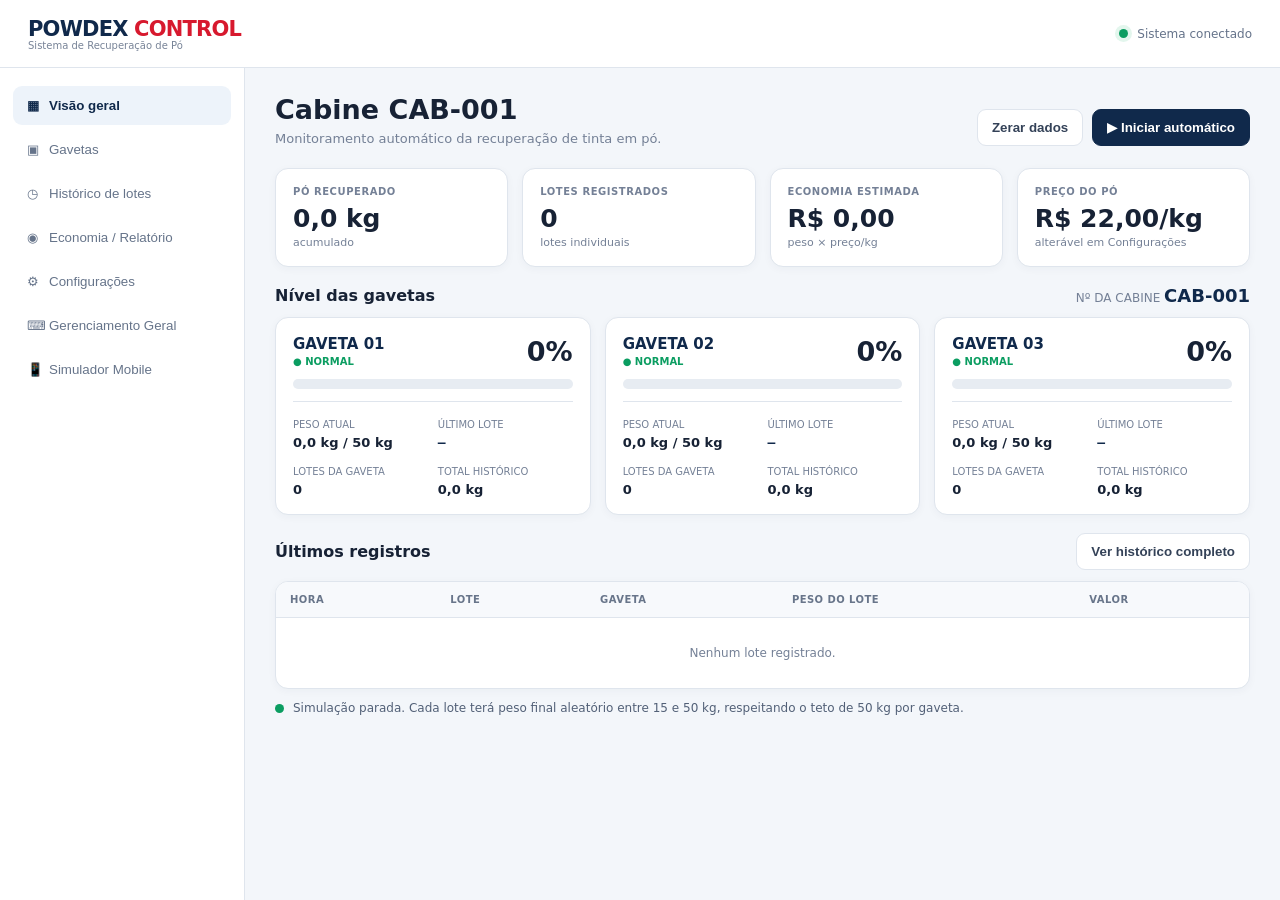
<file: powdex_control_simulador_mobile.html>
<!doctype html>
<html lang="pt-BR">
<head>
<meta charset="utf-8">
<meta name="viewport" content="width=device-width,initial-scale=1">
<title>POWDEX CONTROL</title>
<style>
:root{--navy:#10294b;--blue:#173b6b;--red:#d7192e;--green:#0b9d61;--yellow:#e5a719;--bg:#f3f6fa;--card:#fff;--text:#172235;--muted:#748096;--line:#dfe5ed}
*{box-sizing:border-box}body{margin:0;background:var(--bg);color:var(--text);font-family:Inter,system-ui,-apple-system,Segoe UI,Roboto,Arial,sans-serif}.app{min-height:100vh}
.topbar{height:68px;background:#fff;border-bottom:1px solid var(--line);display:flex;align-items:center;justify-content:space-between;padding:0 28px;position:sticky;top:0;z-index:20}.brand{font-weight:900;font-size:21px;color:var(--navy);letter-spacing:-.8px}.brand span{color:var(--red)}.subtitle{font-size:10px;font-weight:500;color:#778397;letter-spacing:0;margin-top:-1px}.online{font-size:12px;color:#65738a;display:flex;gap:9px;align-items:center}.dot{width:9px;height:9px;background:var(--green);border-radius:50%;box-shadow:0 0 0 4px #e3f6ed}
.layout{display:grid;grid-template-columns:245px 1fr;max-width:1500px;margin:auto}.sidebar{min-height:calc(100vh - 68px);background:#fff;border-right:1px solid var(--line);padding:18px 13px}.navbtn{display:block;width:100%;border:0;background:none;text-align:left;color:#66748a;padding:12px 14px;border-radius:9px;margin-bottom:5px;cursor:pointer}.navbtn:hover,.navbtn.active{background:#edf3fa;color:var(--navy);font-weight:800}.navicon{display:inline-block;width:22px}
.main{padding:26px 30px 50px}.page{display:none}.page.active{display:block}.head{display:flex;justify-content:space-between;align-items:flex-end;gap:18px;margin-bottom:22px}.head h1{margin:0;font-size:27px}.head p{margin:6px 0 0;color:var(--muted);font-size:13px}.actions{display:flex;gap:9px}.btn{border:1px solid var(--line);background:#fff;border-radius:9px;padding:10px 14px;cursor:pointer;font-weight:750;color:#344258}.btn.primary{background:var(--navy);border-color:var(--navy);color:#fff}.btn.red{background:var(--red);border-color:var(--red);color:#fff}.btn.green{background:var(--green);border-color:var(--green);color:#fff}
.grid{display:grid;grid-template-columns:repeat(4,1fr);gap:14px}.card{background:var(--card);border:1px solid var(--line);border-radius:13px;padding:17px;box-shadow:0 2px 8px #152b4b0a}.kpi .label{font-size:10px;text-transform:uppercase;letter-spacing:.55px;font-weight:850;color:var(--muted)}.kpi .value{font-size:25px;font-weight:900;margin-top:7px}.kpi .small{font-size:11px;color:var(--muted);margin-top:3px}
.section{margin-top:18px}.section-title{display:flex;justify-content:space-between;align-items:center;margin-bottom:11px;gap:10px}.section-title h2{margin:0;font-size:16px}.badge{font-size:10px;padding:4px 8px;border-radius:20px;font-weight:850;background:#e8f7f0;color:var(--green)}.badge.warn{background:#fff4d9;color:#9b6b00}.badge.red{background:#ffe7ea;color:var(--red)}
.drawers{display:grid;grid-template-columns:repeat(3,1fr);gap:14px}.drawer .top{display:flex;justify-content:space-between;align-items:center}.drawer-id{font-weight:900;color:var(--navy);font-size:15px}.percent{font-weight:900;font-size:27px}.status{font-size:10px;font-weight:850;margin-top:3px}.normal{color:var(--green)}.attention{color:#ad7800}.full{color:var(--red)}.bar{height:10px;background:#e7ecf2;border-radius:99px;overflow:hidden;margin:12px 0}.fill{height:100%;border-radius:99px;transition:width 1.05s cubic-bezier(.22,1,.36,1);will-change:width;position:relative;overflow:hidden}.fill:after{content:'';position:absolute;inset:0;background:linear-gradient(90deg,transparent,rgba(255,255,255,.22),transparent);transform:translateX(-100%);animation:shine 2.4s ease-in-out infinite}@keyframes shine{0%,45%{transform:translateX(-100%)}75%,100%{transform:translateX(100%)}}.fill.normal{background:var(--green)}.fill.attention{background:var(--yellow)}.fill.full{background:var(--red)}.meta{display:grid;grid-template-columns:1fr 1fr;gap:10px;border-top:1px solid var(--line);padding-top:11px}.meta small{font-size:10px;color:var(--muted)}.meta b{display:block;font-size:13px;margin-top:3px}.lot{font-family:ui-monospace,SFMono-Regular,Menlo,monospace;color:var(--navy);font-size:11px}
.table-card{padding:0;overflow:hidden}.table-wrap{overflow:auto}table{width:100%;border-collapse:collapse;font-size:12px}th,td{text-align:left;padding:12px 14px;border-bottom:1px solid var(--line);white-space:nowrap}th{background:#f7f9fc;color:#68758a;font-size:10px;text-transform:uppercase;letter-spacing:.45px}tr:last-child td{border-bottom:0}.empty{text-align:center;color:var(--muted);padding:28px}
.formgrid{display:grid;grid-template-columns:repeat(2,1fr);gap:14px}.field label{display:block;font-size:10px;text-transform:uppercase;font-weight:850;color:var(--muted)}.field input,.field select{width:100%;margin-top:6px;border:1px solid var(--line);border-radius:8px;padding:10px;background:#fff;outline:none}.field input:focus{border-color:#9db2ce}.help{font-size:11px;color:var(--muted);line-height:1.5}
.reportgrid{display:grid;grid-template-columns:1fr 1fr;gap:14px}.report-big{font-size:32px;font-weight:900;color:var(--navy);margin:4px 0}.report-row{display:flex;justify-content:space-between;padding:10px 0;border-bottom:1px solid var(--line);font-size:12px}.report-row:last-child{border-bottom:0}.report-row strong{font-size:13px}
.live{margin-top:12px;display:flex;gap:9px;align-items:center;font-size:12px;color:#526077}.pulse{width:9px;height:9px;border-radius:50%;background:var(--green);animation:pulse 1.1s infinite}@keyframes pulse{50%{opacity:.3;transform:scale(.75)}}
.note{font-size:11px;color:#8490a1;margin-top:14px;line-height:1.5}.cabinfo{font-size:12px;color:var(--muted)}.cabinfo b{font-size:18px;color:var(--navy)}
.toast{position:fixed;right:20px;bottom:20px;background:#10294b;color:white;padding:12px 16px;border-radius:9px;font-size:12px;box-shadow:0 5px 20px #0002;display:none;z-index:50}.toast.show{display:block}
@media(max-width:1000px){.layout{grid-template-columns:1fr}.sidebar{min-height:auto;border-right:0;border-bottom:1px solid var(--line);display:flex;overflow:auto}.navbtn{min-width:150px}.grid{grid-template-columns:repeat(2,1fr)}.drawers,.reportgrid{grid-template-columns:1fr}.formgrid{grid-template-columns:1fr}}
@media(max-width:600px){.topbar{padding:0 15px}.online{display:none}.main{padding:18px 14px}.grid{grid-template-columns:1fr 1fr}.head{flex-direction:column;align-items:flex-start}.actions{width:100%}.actions .btn{flex:1}.sidebar{padding:9px}.navbtn{padding:9px 11px;min-width:135px}}
</style>
</head>
<body>
<div class="app">
<header class="topbar"><div><div class="brand">POWDEX <span>CONTROL</span></div><div class="subtitle">Sistema de Recuperação de Pó</div></div><div class="online"><span class="dot"></span>Sistema conectado</div></header>
<div class="layout">
<aside class="sidebar">
<button class="navbtn active" data-page="overview"><span class="navicon">▦</span>Visão geral</button>
<button class="navbtn" data-page="drawers"><span class="navicon">▣</span>Gavetas</button>
<button class="navbtn" data-page="history"><span class="navicon">◷</span>Histórico de lotes</button>
<button class="navbtn" data-page="economy"><span class="navicon">◉</span>Economia / Relatório</button>
<button class="navbtn" data-page="settings"><span class="navicon">⚙</span>Configurações</button>
<button class="navbtn" data-page="management"><span class="navicon">⌨</span>Gerenciamento Geral</button>
<button class="navbtn" data-page="mobile"><span class="navicon">📱</span>Simulador Mobile</button>
</aside>
<main class="main">

<section id="overview" class="page active">
<div class="head"><div><h1>Cabine <span id="cabineTitle">CAB-001</span></h1><p>Monitoramento automático da recuperação de tinta em pó.</p></div><div class="actions"><button class="btn" id="resetBtn">Zerar dados</button><button class="btn primary" id="runBtn">▶ Iniciar automático</button></div></div>
<div class="grid">
<div class="card kpi"><div class="label">Pó recuperado</div><div class="value" id="kTotal">0,0 kg</div><div class="small">acumulado</div></div>
<div class="card kpi"><div class="label">Lotes registrados</div><div class="value" id="kLots">0</div><div class="small">lotes individuais</div></div>
<div class="card kpi"><div class="label">Economia estimada</div><div class="value" id="kMoney">R$ 0,00</div><div class="small">peso × preço/kg</div></div>
<div class="card kpi"><div class="label">Preço do pó</div><div class="value" id="kPrice">R$ 22,00/kg</div><div class="small">alterável em Configurações</div></div>
</div>
<div class="section"><div class="section-title"><h2>Nível das gavetas</h2><div class="cabinfo">Nº DA CABINE <b id="cabInfo">CAB-001</b></div></div><div id="overviewDrawers" class="drawers"></div></div>
<div class="section"><div class="section-title"><h2>Últimos registros</h2><button class="btn" onclick="showPage('history')">Ver histórico completo</button></div><div class="card table-card"><div class="table-wrap"><table><thead><tr><th>Hora</th><th>Lote</th><th>Gaveta</th><th>Peso do lote</th><th>Valor</th></tr></thead><tbody id="overviewHistory"></tbody></table></div></div></div>
<div class="live"><span class="pulse"></span><span id="liveText">Simulação parada. Cada lote terá peso final aleatório entre 15 e 50 kg, respeitando o teto de 50 kg por gaveta.</span></div>
</section>

<section id="drawers" class="page">
<div class="head"><div><h1>Gavetas</h1><p>Controle individual do peso, ocupação e último lote de cada gaveta.</p></div><button class="btn primary" id="manualBtn">+ Registrar lote manual</button></div>
<div id="fullDrawers" class="drawers"></div>
<div class="card section"><div class="section-title"><h2>Regra da simulação</h2><span class="badge">LIMITE 50 KG</span></div><p class="help">Quando o modo automático está ligado, cada gaveta recebe pequenas entradas de pó até atingir um peso final sorteado aleatoriamente entre <b>15 e 50 kg</b>. Ao atingir esse peso, o sistema fecha o lote, grava o peso real daquele lote, atribui um número único e reinicia a gaveta para uma nova coleta.</p></div>
</section>

<section id="history" class="page">
<div class="head"><div><h1>Histórico de lotes</h1><p>Registro individual de tudo que foi coletado.</p></div><div class="actions"><button class="btn green" id="csvBtn">⇩ Exportar CSV</button><button class="btn" id="clearHistory">Limpar histórico</button></div></div>
<div class="grid"><div class="card kpi"><div class="label">Peso total</div><div class="value" id="hKg">0 kg</div></div><div class="card kpi"><div class="label">Quantidade de lotes</div><div class="value" id="hLots">0</div></div><div class="card kpi"><div class="label">Peso médio/lote</div><div class="value" id="hAvg">0 kg</div></div><div class="card kpi"><div class="label">Valor recuperado</div><div class="value" id="hValue">R$ 0</div></div></div>
<div class="card table-card section"><div class="table-wrap"><table><thead><tr><th>Data/hora</th><th>Lote individual</th><th>Cabine</th><th>Gaveta</th><th>Peso</th><th>Preço/kg</th><th>Economia</th></tr></thead><tbody id="historyTable"></tbody></table></div></div>
</section>

<section id="economy" class="page">
<div class="head"><div><h1>Economia e relatório</h1><p>O sistema calcula automaticamente o valor do pó recuperado.</p></div><button class="btn green" id="reportCsv">⇩ Exportar relatório</button></div>
<div class="reportgrid">
<div class="card"><div class="label" style="font-size:10px;text-transform:uppercase;color:var(--muted);font-weight:850">Economia total estimada</div><div class="report-big" id="rMoney">R$ 0,00</div><div class="help">Cálculo: <b>kg recuperados × preço por kg</b>.</div></div>
<div class="card"><div class="label" style="font-size:10px;text-transform:uppercase;color:var(--muted);font-weight:850">Pó recuperado</div><div class="report-big" id="rKg">0,0 kg</div><div class="help">Preço utilizado: <b id="rPrice">R$ 22,00/kg</b></div></div>
</div>
<div class="card section"><div class="section-title"><h2>Resumo por gaveta</h2></div><div id="drawerReport"></div></div>
<div class="card section"><div class="section-title"><h2>Resumo geral</h2></div><div id="generalReport"></div></div>
</section>


<section id="management" class="page">
<div class="head">
  <div><h1>Gerenciamento Geral</h1><p>Acesso restrito à gerência — rastreabilidade de operadores, turnos, cabines e gavetas.</p></div>
  <div class="actions"><button class="btn" id="logoutManager">Sair do gerenciamento</button></div>
</div>

<div id="managerLogin" class="card" style="max-width:520px;margin:30px auto">
  <div class="section-title"><h2> Acesso da Gerência</h2><span class="badge">RESTRITO</span></div>
  <p class="help">Entre com as credenciais predefinidas para visualizar os dados gerenciais.</p>
  <div class="formgrid" style="margin-top:14px">
    <div class="field"><label>Usuário</label><input id="managerUser" value="GERENCIA"></div>
    <div class="field"><label>Senha</label><input id="managerPass" type="password" placeholder="Digite a senha"></div>
  </div>
  <button class="btn primary" id="managerLoginBtn" style="margin-top:14px;width:100%">Entrar</button>
  <div id="loginError" class="help" style="color:var(--red);margin-top:10px;display:none">Usuário ou senha incorretos.</div>
  <p class="note">Demonstração: usuário <b>GERENCIA</b> e senha <b>POWDEX2026</b>. Em uma implantação real, o login deverá ser validado por servidor.</p>
</div>

<div id="managerPanel" style="display:none">
  <div class="grid">
    <div class="card kpi"><div class="label">Cabines</div><div class="value" id="mCabines">1</div><div class="small">cadastrada(s)</div></div>
    <div class="card kpi"><div class="label">Gavetas monitoradas</div><div class="value">3</div><div class="small">CAB-001</div></div>
    <div class="card kpi"><div class="label">Operadores</div><div class="value" id="mOperators">0</div><div class="small">com registros</div></div>
    <div class="card kpi"><div class="label">Economia acumulada</div><div class="value" id="mEconomy">R$ 0,00</div><div class="small">histórico completo</div></div>
  </div>

  <div class="section reportgrid">
    <div class="card">
      <div class="section-title"><h2>Turno atual</h2><span class="badge" id="currentShiftBadge">—</span></div>
      <div class="report-row"><span>Operador responsável</span><strong id="currentOperator">Não informado</strong></div>
      <div class="report-row"><span>Horário do turno</span><strong id="currentShiftTime">—</strong></div>
      <div class="report-row"><span>Cabine</span><strong id="currentCabin">CAB-001</strong></div>
      <div class="report-row"><span>Gavetas</span><strong>01 / 02 / 03</strong></div>
      <div style="margin-top:12px" class="formgrid">
        <div class="field"><label>Operador do turno</label><input id="operatorInput" placeholder="Ex.: João"></div>
        <div class="field"><label>Turno</label><select id="shiftInput"><option value="1º Turno">1º Turno — 06:00–14:00</option><option value="2º Turno">2º Turno — 14:00–22:00</option><option value="3º Turno">3º Turno — 22:00–06:00</option></select></div>
      </div>
      <button class="btn primary" id="startShift" style="margin-top:12px">Abrir / atualizar turno</button>
    </div>

    <div class="card">
      <div class="section-title"><h2>Resumo por cabine</h2><span class="badge">TEMPO REAL</span></div>
      <div class="report-row"><span>CAB-001</span><strong id="cabWeight">0,0 kg</strong></div>
      <div class="report-row"><span>Lotes registrados</span><strong id="cabLots">0</strong></div>
      <div class="report-row"><span>Economia estimada</span><strong id="cabMoney">R$ 0,00</strong></div>
      <div class="report-row"><span>Último lote</span><strong class="lot" id="cabLastLot">—</strong></div>
    </div>
  </div>

  <div class="card section">
    <div class="section-title"><h2>Controle de turnos e rastreabilidade</h2><span class="badge">AUDITORIA</span></div>
    <div class="table-wrap"><table><thead><tr><th>Data</th><th>Turno</th><th>Operador</th><th>Cabine</th><th>Início</th><th>Fim</th><th>Kg no turno</th></tr></thead>
    <tbody id="shiftTable"></tbody></table></div>
  </div>

  <div class="card section">
    <div class="section-title"><h2>Rastreabilidade por lote</h2><span class="badge">LOTE → OPERADOR</span></div>
    <div class="table-wrap"><table><thead><tr><th>Lote</th><th>Data/hora</th><th>Cabine</th><th>Gaveta</th><th>Operador</th><th>Turno</th><th>Peso</th><th>Valor</th></tr></thead>
    <tbody id="traceTable"></tbody></table></div>
  </div>

  <div class="card section">
    <div class="section-title"><h2>Relatório de produtividade por operador</h2><button class="btn green" id="managerCsv">⇩ Exportar relatório</button></div>
    <div class="table-wrap"><table><thead><tr><th>Operador</th><th>Lotes</th><th>Kg recuperados</th><th>Economia</th></tr></thead>
    <tbody id="operatorTable"></tbody></table></div>
  </div>

  <div class="card section">
    <div class="section-title"><h2>Linha do tempo da operação</h2></div>
    <div id="timeline" class="help"></div>
  </div>
</div>
</section>


<section id="mobile" class="page">
  <div class="head">
    <div>
      <h1>Simulador Mobile</h1>
      <p>Use o celular como controlador de teste para enviar informações manualmente ao POWDEX CONTROL.</p>
    </div>
    <div class="actions">
      <button class="btn" id="mobileClear">Limpar campos</button>
      <button class="btn primary" id="mobileSendAll">Enviar todas</button>
    </div>
  </div>

  <div class="card section">
    <div class="section-title">
      <h2>Conexão com o computador</h2>
      <span class="badge warn" id="mobileConnBadge">SIMULAÇÃO</span>
    </div>
    <div class="reportgrid">
      <div>
        <div class="report-row"><span>Modo</span><strong>Celular como controlador</strong></div>
        <div class="report-row"><span>Computador</span><strong id="mobilePcStatus">Aguardando conexão</strong></div>
        <div class="report-row"><span>Cabine</span><strong id="mobileCabin">CAB-001</strong></div>
      </div>
      <div>
        <p class="help">
          Esta página permite testar manualmente os dados que futuramente poderão vir de um ESP32.
          Nesta primeira versão, os dados são enviados para o POWDEX CONTROL pelo armazenamento local
          do navegador quando celular e computador estiverem usando a mesma origem/sincronização.
        </p>
        <div class="report-row"><span>Último envio</span><strong id="mobileLastSend">—</strong></div>
      </div>
    </div>
  </div>

  <div class="grid section">
    <div class="card">
      <div class="section-title"><h2>Gaveta 01</h2><span class="badge" id="mobileSt1">NORMAL</span></div>
      <div class="field"><label>Peso atual (kg)</label><input id="mobileW1" type="number" min="0" max="50" step="0.1" placeholder="Ex.: 37,5"></div>
      <div class="actions" style="margin-top:12px">
        <button class="btn primary" data-send-drawer="1">Enviar peso</button>
        <button class="btn" data-zero-drawer="1">Zerar</button>
      </div>
    </div>

    <div class="card">
      <div class="section-title"><h2>Gaveta 02</h2><span class="badge" id="mobileSt2">NORMAL</span></div>
      <div class="field"><label>Peso atual (kg)</label><input id="mobileW2" type="number" min="0" max="50" step="0.1" placeholder="Ex.: 21,8"></div>
      <div class="actions" style="margin-top:12px">
        <button class="btn primary" data-send-drawer="2">Enviar peso</button>
        <button class="btn" data-zero-drawer="2">Zerar</button>
      </div>
    </div>

    <div class="card">
      <div class="section-title"><h2>Gaveta 03</h2><span class="badge" id="mobileSt3">NORMAL</span></div>
      <div class="field"><label>Peso atual (kg)</label><input id="mobileW3" type="number" min="0" max="50" step="0.1" placeholder="Ex.: 44,2"></div>
      <div class="actions" style="margin-top:12px">
        <button class="btn primary" data-send-drawer="3">Enviar peso</button>
        <button class="btn" data-zero-drawer="3">Zerar</button>
      </div>
    </div>
  </div>

  <div class="card section">
    <div class="section-title"><h2>Comandos de teste</h2><span class="badge">SIMULADOR</span></div>
    <div class="actions">
      <button class="btn green" id="mobileCloseLot">Fechar lote da gaveta selecionada</button>
      <button class="btn" id="mobileFull">Simular gaveta cheia</button>
    </div>
    <p class="note">Os comandos acima são apenas para testar o comportamento do sistema. A integração física com sensores/ESP32 será feita posteriormente.</p>
  </div>

  <div class="card section">
    <div class="section-title"><h2>Registro de comunicação</h2></div>
    <div id="mobileLog" class="help">Nenhum dado enviado ainda.</div>
  </div>
</section>

<section id="settings" class="page">
<div class="head"><div><h1>Configurações</h1><p>Parâmetros usados nos registros e nos cálculos.</p></div><button class="btn primary" id="saveSettings">Salvar configurações</button></div>
<div class="card"><div class="formgrid">
<div class="field"><label>Número da cabine</label><input id="setCab" value="CAB-001"></div>
<div class="field"><label>Preço do pó por kg (R$)</label><input id="setPrice" type="number" min="0" step=".01" value="22"></div>
<div class="field"><label>Teto máximo da gaveta (kg)</label><input value="50" disabled></div>
<div class="field"><label>Faixa aleatória dos lotes</label><input value="15 a 50 kg" disabled></div>
</div><p class="help" style="margin-top:15px">O teto de <b>50 kg</b> é fixo. A cada lote concluído, o peso final é sorteado entre <b>15 e 50 kg</b>. O preço/kg pode ser alterado a qualquer momento e o relatório passa a usar o novo valor.</p></div>
<div class="card section"><div class="section-title"><h2>Exemplo de cálculo</h2></div><div class="report-row"><span>Se uma gaveta tiver 37,5 kg</span><strong id="example">37,5 × R$ 22,00 = R$ 825,00</strong></div></div>
</section>
</main>
</div>
</div>
<div id="toast" class="toast"></div>

<script>
const KEY="powdex-control-v2";
const DEFAULT={cab:"CAB-001",price:22,max:50,seq:1,running:false,managerLogged:false,currentShift:null,shiftHistory:[],drawers:[
{id:1,weight:0,target:null,lots:0,total:0,lastLot:"—"},
{id:2,weight:0,target:null,lots:0,total:0,lastLot:"—"},
{id:3,weight:0,target:null,lots:0,total:0,lastLot:"—"}],history:[]};
let s=JSON.parse(localStorage.getItem(KEY)||"null")||structuredClone(DEFAULT);
s.currentShift=s.currentShift||null;s.shiftHistory=s.shiftHistory||[];s.managerLogged=false;
let timer=null;
function save(){localStorage.setItem(KEY,JSON.stringify(s))}
function fmt(n){return Number(n).toLocaleString("pt-BR",{minimumFractionDigits:1,maximumFractionDigits:1})}
function money(n){return Number(n).toLocaleString("pt-BR",{style:"currency",currency:"BRL"})}
function pad(n){return String(n).padStart(4,"0")}
function status(w){return w>=49.9?"CHEIA":w>=30?"ATENÇÃO":"NORMAL"}
function cls(st){return st==="NORMAL"?"normal":st==="ATENÇÃO"?"attention":"full"}
function card(d){
 const st=status(d.weight), c=cls(st), pct=Math.min(100,d.weight/s.max*100);
 return `<div class="card drawer"><div class="top"><div><div class="drawer-id">GAVETA ${String(d.id).padStart(2,"0")}</div><div class="status ${c}">● ${st}</div></div><div class="percent">${Math.round(pct)}%</div></div><div class="bar"><div class="fill ${c}" style="width:${pct}%"></div></div><div class="meta"><div><small>PESO ATUAL</small><b>${fmt(d.weight)} kg / 50 kg</b></div><div><small>ÚLTIMO LOTE</small><b class="lot">${d.lastLot}</b></div><div><small>LOTES DA GAVETA</small><b>${d.lots}</b></div><div><small>TOTAL HISTÓRICO</small><b>${fmt(d.total)} kg</b></div></div></div>`
}

const MOBILE_KEY="powdex-mobile-simulator-v1";
let mobileLog=JSON.parse(localStorage.getItem(MOBILE_KEY)||"[]");

function mobileSave(){
  localStorage.setItem(MOBILE_KEY,JSON.stringify(mobileLog.slice(0,30)));
}

function mobileTime(){
  return new Date().toLocaleTimeString("pt-BR",{hour:"2-digit",minute:"2-digit",second:"2-digit"});
}

function mobileStatus(w){
  if(w>=49.9)return ["CHEIA","badge red"];
  if(w>=30)return ["ATENÇÃO","badge warn"];
  return ["NORMAL","badge"];
}

function mobileAddLog(text){
  mobileLog.unshift(mobileTime()+" — "+text);
  mobileLog=mobileLog.slice(0,30);
  mobileSave();
  mobileRender();
}

function mobileSendDrawer(id){
  const input=document.getElementById("mobileW"+id);
  let kg=Number(String(input.value).replace(",","."));
  if(!Number.isFinite(kg)||kg<0||kg>50){
    toast("Informe um peso entre 0 e 50 kg.");
    return;
  }
  s.drawers[id-1].weight=+kg.toFixed(1);
  save(); render();
  mobileAddLog(`Gaveta ${String(id).padStart(2,"0")} → ${fmt(kg)} kg enviado ao POWDEX CONTROL.`);
  document.getElementById("mobilePcStatus").textContent="Dado recebido pelo sistema";
  document.getElementById("mobileLastSend").textContent=mobileTime();
  toast(`Gaveta ${String(id).padStart(2,"0")} atualizada — ${fmt(kg)} kg`);
}

function mobileZeroDrawer(id){
  document.getElementById("mobileW"+id).value="";
  s.drawers[id-1].weight=0;
  s.drawers[id-1].target=null;
  save(); render();
  mobileAddLog(`Gaveta ${String(id).padStart(2,"0")} → zerada.`);
  toast(`Gaveta ${String(id).padStart(2,"0")} zerada.`);
}

function mobileRender(){
  const cab=document.getElementById("mobileCabin");
  if(!cab)return;
  cab.textContent=s.cab;
  [1,2,3].forEach(id=>{
    const d=s.drawers[id-1], [label,klass]=mobileStatus(d.weight);
    const b=document.getElementById("mobileSt"+id);
    b.textContent=label;b.className=klass;
    document.getElementById("mobileW"+id).value=d.weight||"";
  });
  document.getElementById("mobileLog").innerHTML=mobileLog.map(x=>`<div style="padding:8px 0;border-bottom:1px solid var(--line)">${x}</div>`).join("")||"Nenhum dado enviado ainda.";
}

function mobileSendAll(){
  [1,2,3].forEach(id=>{
    const v=document.getElementById("mobileW"+id).value;
    if(v!=="")mobileSendDrawer(id);
  });
  toast("Dados das gavetas enviados.");
}

function mobileClear(){
  [1,2,3].forEach(id=>document.getElementById("mobileW"+id).value="");
  mobileRender();
}

function mobileFull(){
  const id=prompt("Qual gaveta deseja deixar cheia? (1, 2 ou 3)");
  if(!["1","2","3"].includes(id))return;
  document.getElementById("mobileW"+id).value="50";
  mobileSendDrawer(Number(id));
}

function mobileCloseLot(){
  const id=prompt("Qual gaveta deseja fechar? (1, 2 ou 3)");
  if(!["1","2","3"].includes(id))return;
  const d=s.drawers[Number(id)-1];
  if(d.weight<=0){toast("Essa gaveta está vazia.");return;}
  createLot(d);
  document.getElementById("mobileW"+id).value="";
  mobileAddLog(`Gaveta ${String(id).padStart(2,"0")} → lote fechado manualmente.`);
}

function render(){
 document.getElementById("cabineTitle").textContent=s.cab;document.getElementById("cabInfo").textContent=s.cab;
 const total=s.history.reduce((a,x)=>a+x.kg,0), lots=s.history.length, value=total*s.price;
 document.getElementById("kTotal").textContent=fmt(total)+" kg";document.getElementById("kLots").textContent=lots;
 document.getElementById("kMoney").textContent=money(value);document.getElementById("kPrice").textContent=money(s.price)+"/kg";
 document.getElementById("overviewDrawers").innerHTML=s.drawers.map(card).join("");document.getElementById("fullDrawers").innerHTML=s.drawers.map(card).join("");
 document.getElementById("setCab").value=s.cab;document.getElementById("setPrice").value=s.price;
 document.getElementById("overviewHistory").innerHTML=s.history.slice(0,8).map(x=>`<tr><td>${x.time}</td><td class="lot">${x.lot}</td><td>Gaveta ${String(x.drawer).padStart(2,"0")}</td><td><b>${fmt(x.kg)} kg</b></td><td>${money(x.kg*s.price)}</td></tr>`).join("")||`<tr><td colspan="5" class="empty">Nenhum lote registrado.</td></tr>`;
 document.getElementById("historyTable").innerHTML=s.history.map(x=>`<tr><td>${x.time}</td><td class="lot">${x.lot}</td><td>${x.cab}</td><td>Gaveta ${String(x.drawer).padStart(2,"0")}</td><td><b>${fmt(x.kg)} kg</b></td><td>${money(s.price)}</td><td><b>${money(x.kg*s.price)}</b></td></tr>`).join("")||`<tr><td colspan="7" class="empty">Nenhum lote registrado.</td></tr>`;
 document.getElementById("hKg").textContent=fmt(total)+" kg";document.getElementById("hLots").textContent=lots;
 document.getElementById("hAvg").textContent=fmt(lots?total/lots:0)+" kg";document.getElementById("hValue").textContent=money(value);
 document.getElementById("rMoney").textContent=money(value);document.getElementById("rKg").textContent=fmt(total)+" kg";document.getElementById("rPrice").textContent=money(s.price)+"/kg";
 document.getElementById("drawerReport").innerHTML=s.drawers.map(d=>`<div class="report-row"><span>Gaveta ${String(d.id).padStart(2,"0")} — ${d.lots} lote(s), ${fmt(d.total)} kg</span><strong>${money(d.total*s.price)}</strong></div>`).join("");
 document.getElementById("generalReport").innerHTML=`<div class="report-row"><span>Total de lotes registrados</span><strong>${lots}</strong></div><div class="report-row"><span>Peso total recuperado</span><strong>${fmt(total)} kg</strong></div><div class="report-row"><span>Preço atual por kg</span><strong>${money(s.price)}</strong></div><div class="report-row"><span><b>Economia total estimada</b></span><strong>${money(value)}</strong></div>`;
 document.getElementById("example").textContent=`37,5 × ${money(s.price)} = ${money(37.5*s.price)}`;
 document.getElementById("runBtn").textContent=s.running?"■ Parar automático":"▶ Iniciar automático";document.getElementById("runBtn").className=s.running?"btn red":"btn primary";
}

function managerRender(){
 const total=s.history.reduce((a,x)=>a+x.kg,0), value=total*s.price;
 const logged=!!s.managerLogged;
 document.getElementById("managerLogin").style.display=logged?"none":"block";
 document.getElementById("managerPanel").style.display=logged?"block":"none";
 if(!logged)return;
 const ops=[...new Set(s.history.map(x=>x.operator).filter(Boolean))];
 document.getElementById("mCabines").textContent=1;
 document.getElementById("mOperators").textContent=ops.length;
 document.getElementById("mEconomy").textContent=money(value);
 const sh=s.currentShift;
 document.getElementById("currentOperator").textContent=sh?.operator||"Não informado";
 document.getElementById("currentShiftBadge").textContent=sh?.shift||"SEM TURNO";
 document.getElementById("currentShiftTime").textContent=sh?.timeRange||"—";
 document.getElementById("currentCabin").textContent=s.cab;
 document.getElementById("operatorInput").value=sh?.operator||"";
 document.getElementById("shiftInput").value=sh?.shift||"1º Turno";
 document.getElementById("cabWeight").textContent=fmt(total)+" kg";
 document.getElementById("cabLots").textContent=s.history.length;
 document.getElementById("cabMoney").textContent=money(value);
 document.getElementById("cabLastLot").textContent=s.history[0]?.lot||"—";

 document.getElementById("shiftTable").innerHTML=s.shiftHistory.slice().reverse().map(x=>`<tr><td>${x.date}</td><td>${x.shift}</td><td><b>${x.operator}</b></td><td>${x.cab}</td><td>${x.start}</td><td>${x.end||"Em andamento"}</td><td>${fmt(x.kg)} kg</td></tr>`).join("")||`<tr><td colspan="7" class="empty">Nenhum turno registrado.</td></tr>`;

 document.getElementById("traceTable").innerHTML=s.history.map(x=>`<tr><td class="lot">${x.lot}</td><td>${x.time}</td><td>${x.cab}</td><td>Gaveta ${String(x.drawer).padStart(2,"0")}</td><td>${x.operator||"Não informado"}</td><td>${x.shift||"—"}</td><td>${fmt(x.kg)} kg</td><td>${money(x.kg*s.price)}</td></tr>`).join("")||`<tr><td colspan="8" class="empty">Nenhum lote registrado.</td></tr>`;

 const map={};s.history.forEach(x=>{const op=x.operator||"Não informado";if(!map[op])map[op]={lots:0,kg:0};map[op].lots++;map[op].kg+=x.kg});
 document.getElementById("operatorTable").innerHTML=Object.entries(map).sort((a,b)=>b[1].kg-a[1].kg).map(([op,v])=>`<tr><td><b>${op}</b></td><td>${v.lots}</td><td>${fmt(v.kg)} kg</td><td><b>${money(v.kg*s.price)}</b></td></tr>`).join("")||`<tr><td colspan="4" class="empty">Ainda não há produtividade registrada.</td></tr>`;

 const events=s.history.slice(0,20).map(x=>`<div style="padding:9px 0;border-bottom:1px solid var(--line)"><b>${x.time}</b> — Lote <span class="lot">${x.lot}</span> fechado na Gaveta ${String(x.drawer).padStart(2,"0")}, ${fmt(x.kg)} kg, operador: <b>${x.operator||"Não informado"}</b>, ${x.shift||"sem turno"}.</div>`).join("");
 document.getElementById("timeline").innerHTML=events||"Nenhum evento registrado.";
}
function loginManager(){
 const u=document.getElementById("managerUser").value.trim().toUpperCase(),p=document.getElementById("managerPass").value;
 if(u==="GERENCIA"&&p==="POWDEX2026"){s.managerLogged=true;save();managerRender();toast("Acesso da gerência liberado.");}
 else document.getElementById("loginError").style.display="block";
}
function logoutManager(){s.managerLogged=false;save();managerRender();toast("Sessão da gerência encerrada.")}
function openShift(){
 const op=document.getElementById("operatorInput").value.trim()||"Operador não informado", sh=document.getElementById("shiftInput").value;
 const ranges={"1º Turno":"06:00–14:00","2º Turno":"14:00–22:00","3º Turno":"22:00–06:00"};
 const now=new Date(), date=now.toLocaleDateString("pt-BR"), start=now.toLocaleTimeString("pt-BR",{hour:"2-digit",minute:"2-digit",second:"2-digit"});
 if(s.currentShift){
   const old=s.currentShift;old.end=start;
   old.kg=s.history.filter(x=>x.operator===old.operator&&x.shift===old.shift&&x.time.startsWith(old.date)).reduce((a,x)=>a+x.kg,0);
   s.shiftHistory.push(old);
 }
 s.currentShift={date,shift:sh,operator:op,cab:s.cab,start,timeRange:ranges[sh]};
 save();managerRender();toast(`${sh} aberto para ${op}.`);
}

function showPage(id){document.querySelectorAll(".page").forEach(p=>p.classList.toggle("active",p.id===id));document.querySelectorAll(".navbtn").forEach(b=>b.classList.toggle("active",b.dataset.page===id));render();if(id==="management")managerRender();if(id==="mobile")mobileRender()}
window.showPage=showPage;document.querySelectorAll(".navbtn").forEach(b=>b.onclick=()=>showPage(b.dataset.page));
function toast(t){const x=document.getElementById("toast");x.textContent=t;x.classList.add("show");setTimeout(()=>x.classList.remove("show"),2500)}
function randomTarget(){return Math.floor(Math.random()*36)+15}
function createLot(d){
 const kg=Number(d.weight.toFixed(1)); if(kg<15)return;
 const now=new Date(), date=now.toLocaleDateString("pt-BR"), time=now.toLocaleTimeString("pt-BR");
 const lot="L"+now.toISOString().slice(0,10).replaceAll("-","")+"-"+pad(s.seq++);
 d.lastLot=lot;d.lots++;d.total+=kg;
 s.history.unshift({time:date+" "+time,lot,cab:s.cab,drawer:d.id,kg,operator:s.currentShift?.operator||"Não informado",shift:s.currentShift?.shift||"—"});
 d.weight=0;d.target=null;save();render();toast(`Lote ${lot} registrado — ${fmt(kg)} kg`);
}
function tick(){
 let candidates=s.drawers.filter(d=>d.weight<s.max);
 if(!candidates.length){stop();toast("Todas as gavetas chegaram ao limite de 50 kg.");return}
 const d=candidates[Math.floor(Math.random()*candidates.length)];
 if(!d.target)d.target=randomTarget();
 const remaining=d.target-d.weight;
 const inc=Math.min(remaining,+(Math.random()*2.8+.7).toFixed(1));
 d.weight=+(d.weight+inc).toFixed(1);
 if(d.weight>=d.target || d.weight>=s.max)createLot(d);else{save();render()}
 document.getElementById("liveText").textContent=`Coleta automática ativa — Gaveta ${String(d.id).padStart(2,"0")} em ${fmt(d.weight)} kg; alvo do lote: ${fmt(d.target)} kg.`;
}
function start(){if(timer)return;s.running=true;save();render();timer=setInterval(tick,1200)}
function stop(){clearInterval(timer);timer=null;s.running=false;save();render();document.getElementById("liveText").textContent="Simulação parada."}
document.getElementById("runBtn").onclick=()=>timer?stop():start();
document.getElementById("resetBtn").onclick=()=>{if(confirm("Zerar gavetas, lotes e relatório?")){s=structuredClone(DEFAULT);save();
document.querySelectorAll("[data-send-drawer]").forEach(b=>b.onclick=()=>mobileSendDrawer(Number(b.dataset.sendDrawer)));
document.querySelectorAll("[data-zero-drawer]").forEach(b=>b.onclick=()=>mobileZeroDrawer(Number(b.dataset.zeroDrawer)));
document.getElementById("mobileSendAll").onclick=mobileSendAll;
document.getElementById("mobileClear").onclick=mobileClear;
document.getElementById("mobileFull").onclick=mobileFull;
document.getElementById("mobileCloseLot").onclick=mobileCloseLot;

render();managerRender();toast("Dados zerados.")}};
document.getElementById("saveSettings").onclick=()=>{s.cab=document.getElementById("setCab").value.trim()||"CAB-001";s.price=Math.max(0,Number(document.getElementById("setPrice").value)||0);save();render();toast("Configurações salvas.")};
document.getElementById("setPrice").oninput=()=>{let p=Math.max(0,Number(document.getElementById("setPrice").value)||0);document.getElementById("example").textContent=`37,5 × ${money(p)} = ${money(37.5*p)}`};
document.getElementById("manualBtn").onclick=()=>{const d=s.drawers[Math.floor(Math.random()*s.drawers.length)];d.weight=randomTarget();createLot(d)};
document.getElementById("clearHistory").onclick=()=>{if(confirm("Apagar todo o histórico?")){s.history=[];s.drawers.forEach(d=>{d.lots=0;d.total=0;d.lastLot="—"});save();render();toast("Histórico apagado.")}};
function csv(){let rows=[["Data/hora","Lote","Cabine","Gaveta","Peso (kg)","Preço/kg (R$)","Economia (R$)"],...s.history.map(x=>[x.time,x.lot,x.cab,x.drawer,x.kg,s.price,(x.kg*s.price).toFixed(2)])];let txt="\uFEFF"+rows.map(r=>r.map(v=>`"${String(v).replaceAll('"','""')}"`).join(";")).join("\n");let a=document.createElement("a");a.href=URL.createObjectURL(new Blob([txt],{type:"text/csv;charset=utf-8"}));a.download="powdex_relatorio_lotes.csv";a.click();URL.revokeObjectURL(a.href)}
document.getElementById("csvBtn").onclick=csv;document.getElementById("reportCsv").onclick=csv;
document.getElementById("managerLoginBtn").onclick=loginManager;
document.getElementById("managerPass").onkeydown=e=>{if(e.key==="Enter")loginManager()};
document.getElementById("logoutManager").onclick=logoutManager;
document.getElementById("startShift").onclick=openShift;
document.getElementById("managerCsv").onclick=()=>{csv();toast("Relatório de lotes exportado.")};

document.querySelectorAll("[data-send-drawer]").forEach(b=>b.onclick=()=>mobileSendDrawer(Number(b.dataset.sendDrawer)));
document.querySelectorAll("[data-zero-drawer]").forEach(b=>b.onclick=()=>mobileZeroDrawer(Number(b.dataset.zeroDrawer)));
document.getElementById("mobileSendAll").onclick=mobileSendAll;
document.getElementById("mobileClear").onclick=mobileClear;
document.getElementById("mobileFull").onclick=mobileFull;
document.getElementById("mobileCloseLot").onclick=mobileCloseLot;

render();managerRender();if(s.running)start();
</script>
</body>
</html>
</file>
